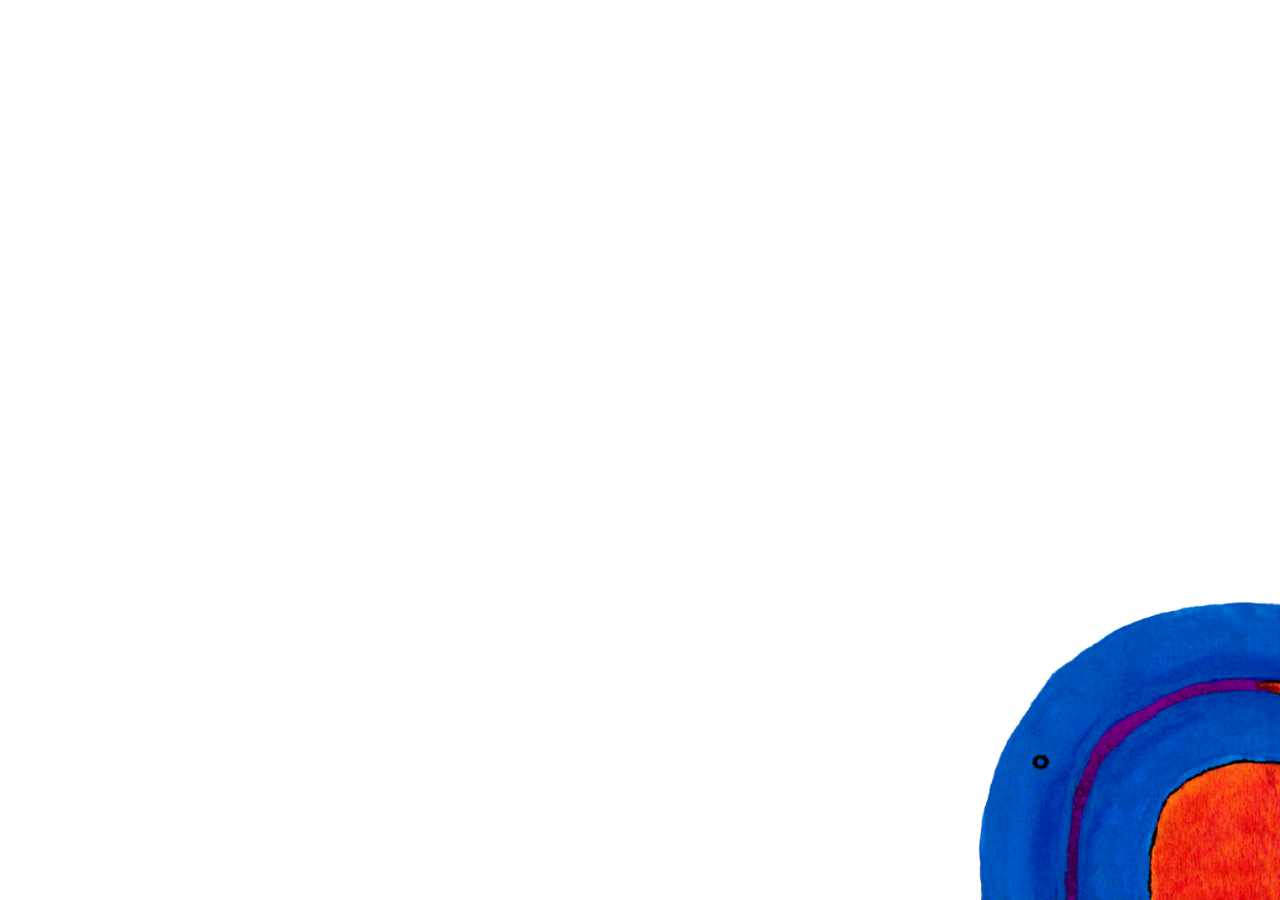
<file: artspace/drawing.html>
<!doctype html>
<html>
	<head>
		<link rel='stylesheet' href='java.css'>
		<title>shapey shapes</title>
		<script src="https://ajax.googleapis.com/ajax/libs/jquery/3.4.1/jquery.min.js"></script>
		<script type="text/javascript" src="java.js"></script>
	</head>

	<body>
	
		<img id='quarter-circle' src="quarter-circle.png">

	</body>
</file>
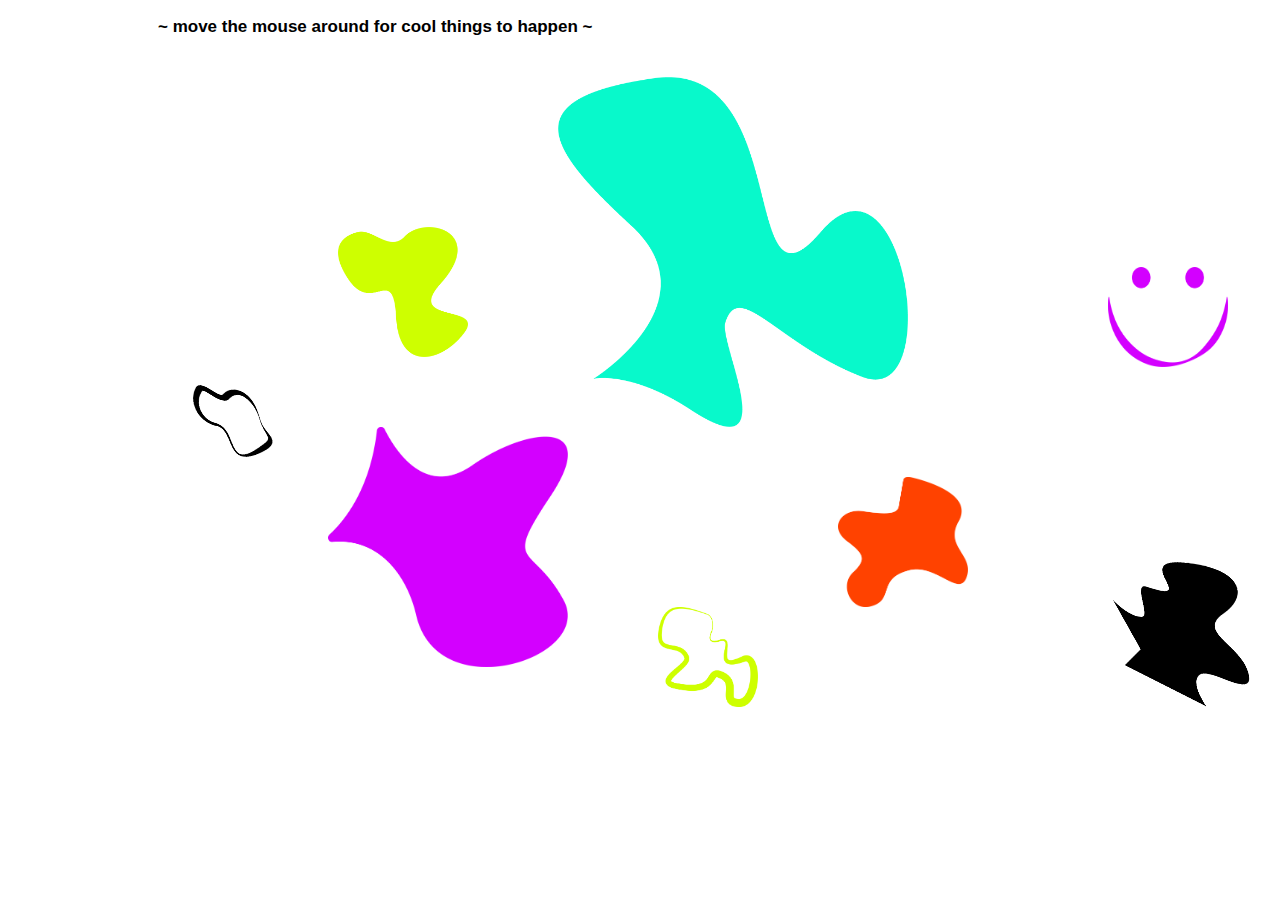
<file: java/java.html>
<!doctype html>
<html>
	<head>
		<link rel='stylesheet' href='java.css'>
		 <title>blob things</title>
		 <script src="https://ajax.googleapis.com/ajax/libs/jquery/3.4.1/jquery.min.js"></script>
		 <script type="text/javascript" src="java.js"></script>
	</head>

	<body>
	<h3> ~ move the mouse around for cool things to happen ~ </h3>
	<img id='purple' src="smile.png" data-src="smile.png" data-hover="sad-face.png" alt="" class="image-container">
	<img id='pink' src="blob-1.png" data-src="blob-1.png" data-hover="blob1-1.png" alt="" class="image-container">	
	<img id='limegreen' src="blob-5.png" data-src="blob-5.png" data-hover="blob5-1.png" alt="" class="image-container">	
	<img id='black' class=skewable src="blob-4.png" data-src="blob-4.png" data-hover="blob-4-1.png" alt="" class="image-container">
	<img id='teal' src="blob-2.png" data-src="blob-2.png" data-hover="blob-2-2.png" alt="" class="image-container">	
	<img id='red' class=skewable src="circle-1.png">
	<img id='green' src="blob-3.png">
	<img id='orange' src="blob-6.png">

		
	</body>
</file>
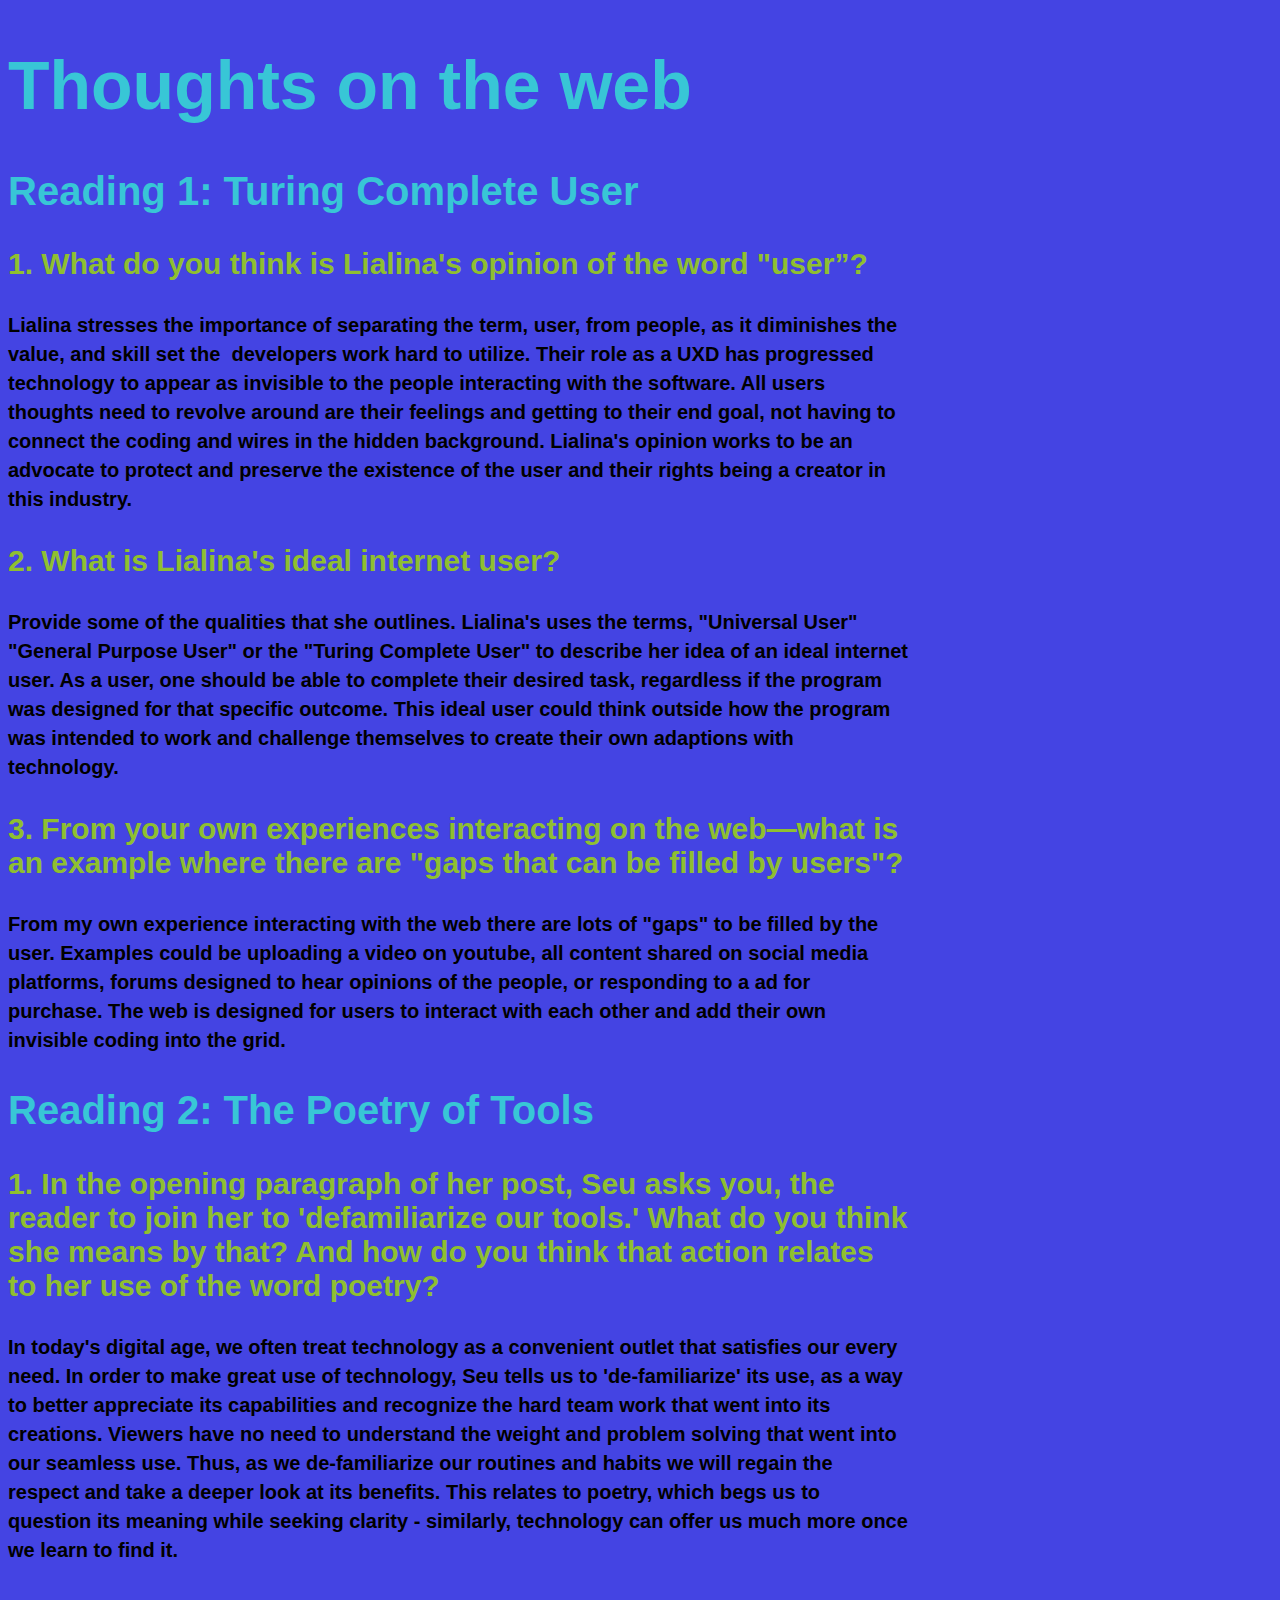
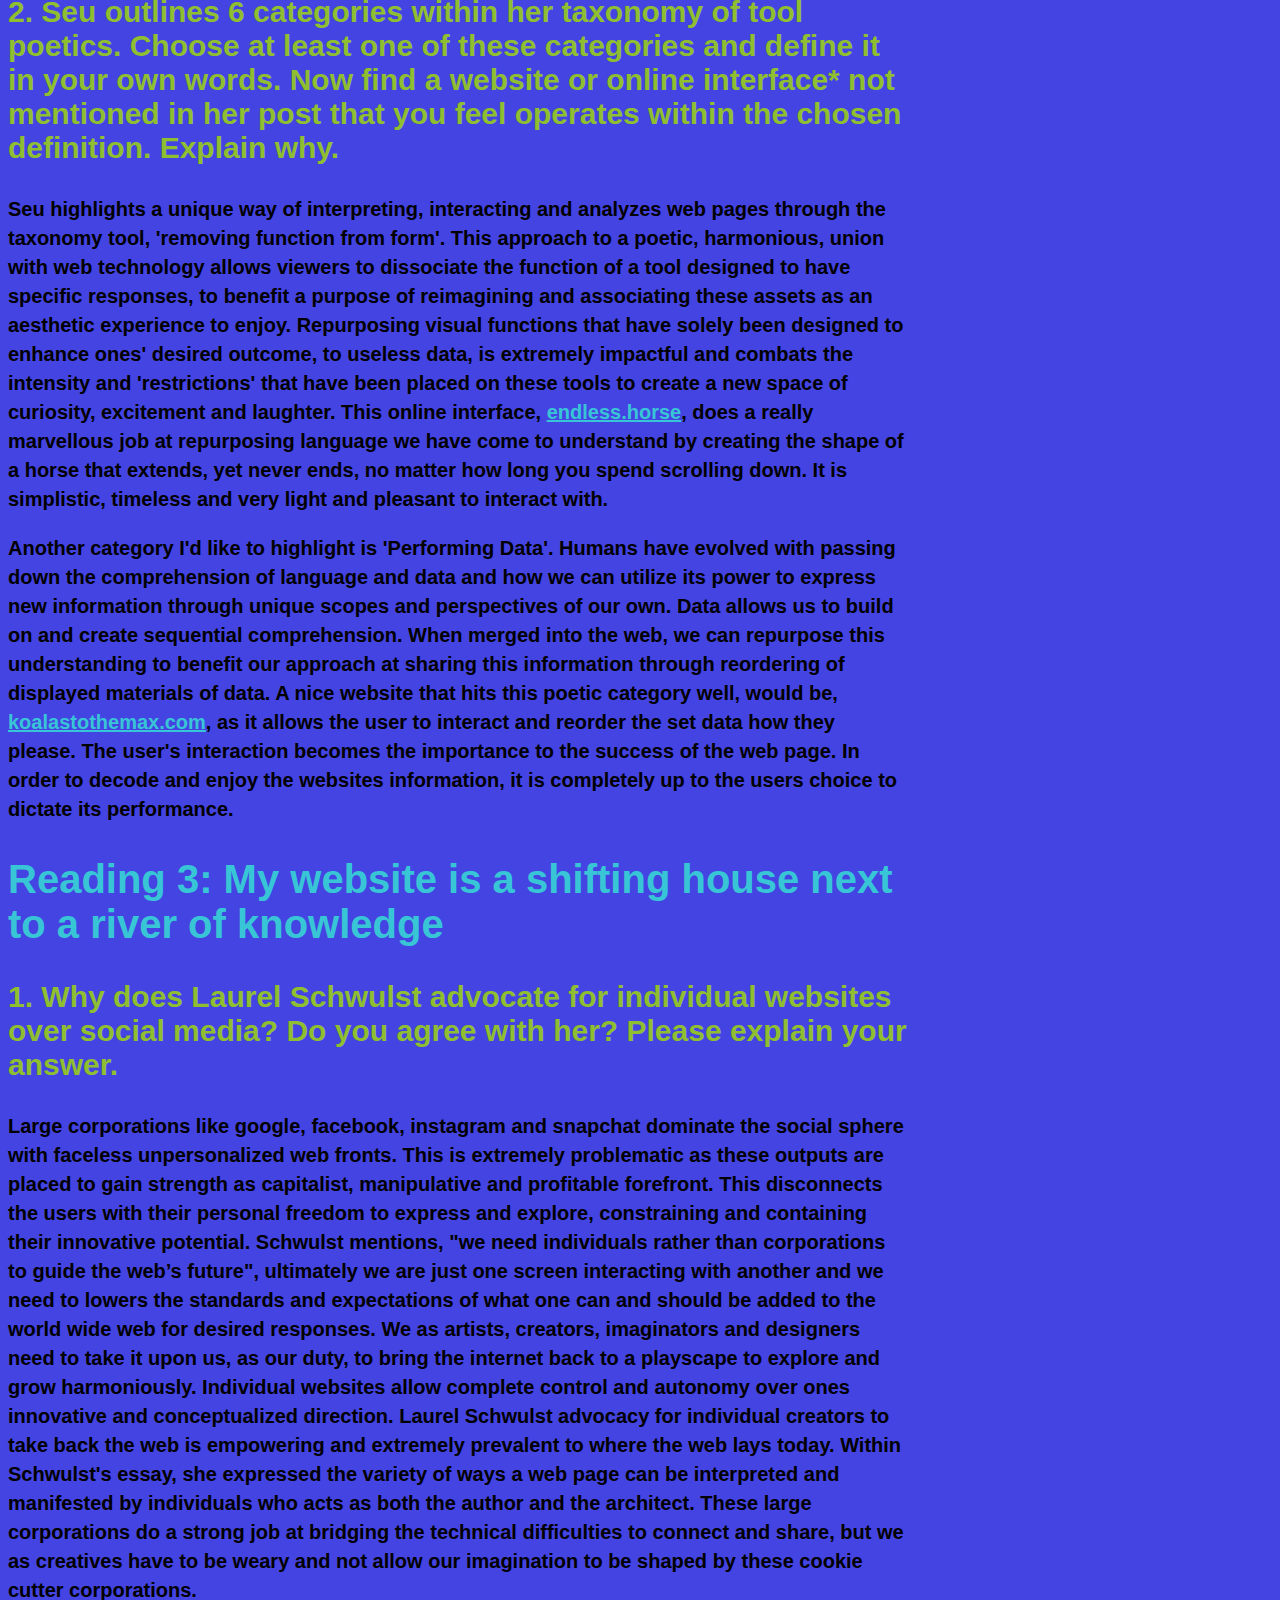
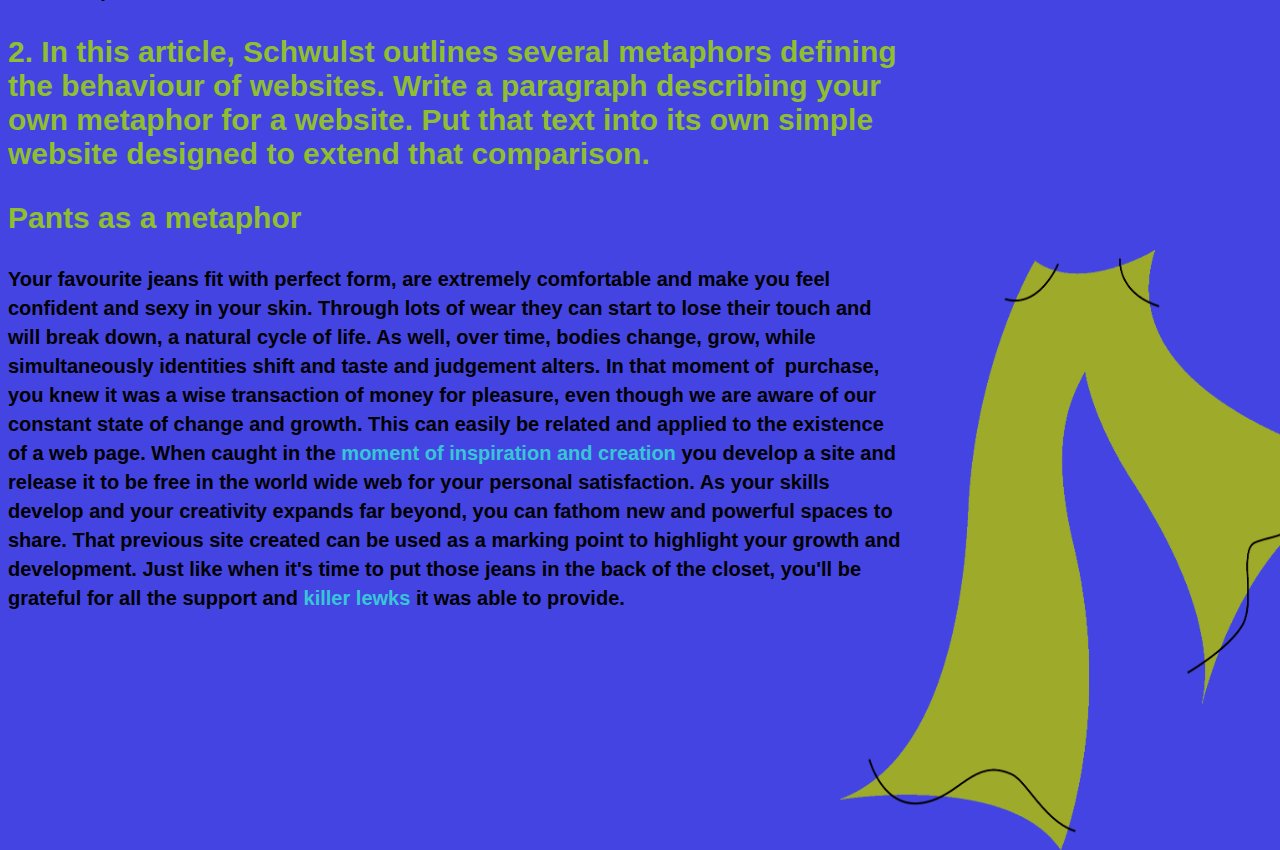
<file: pants/thoughts.html>
<!doctype html>
<html>
	<head>
		<link rel='stylesheet' href='colourful.css'>
		<script src="https://ajax.googleapis.com/ajax/libs/jquery/3.4.1/jquery.min.js"></script>
		<script type="text/javascript" src="java.js"></script>
	</head>
	<body>
	<div class="wrapper">
	<h1>Thoughts on the web</h1>
	<h2>Reading 1: Turing Complete User</h2>
	<h3>1. What do you think is Lialina's opinion of the word "user”?</h3>
		<p>Lialina stresses the importance of separating the term, user, from people, as it diminishes the value, and skill set the  developers work hard to utilize. Their role as a UXD has progressed technology to appear as invisible to the people interacting with the software. All users thoughts need to revolve around are their feelings and getting to their end goal, not having to connect the coding and wires in the hidden background. Lialina's opinion works to be an advocate to protect and preserve the existence of the user and their rights being a creator in this industry.</p>
	<h3>2. What is Lialina's ideal internet user?</h3>
		<p>Provide some of the qualities that she outlines. Lialina's uses the terms, "Universal User" "General Purpose User" or the "Turing Complete User" to describe her idea of an ideal internet user. As a user, one should be able to complete their desired task, regardless if the program was designed for that specific outcome. This ideal user could think outside how the program was intended to work and challenge themselves to create their own adaptions with technology.</p>
	<h3>3. From your own experiences interacting on the web—what is an example where there are "gaps that can be filled by users"?</h3>
		<p>From my own experience interacting with the web there are lots of "gaps" to be filled by the user. Examples could be uploading a video on youtube, all content shared on social media platforms, forums designed to hear opinions of the people, or responding to a ad for purchase. The web is designed for users to interact with each other and add their own invisible coding into the grid. </p>
	<h2>Reading 2: The Poetry of Tools</h2>
	<h3>1. In the opening paragraph of her post, Seu asks you, the reader to join her to 'defamiliarize our tools.' What do you think she means by that? And how do you think that action relates to her use of the word poetry?</h3>
		<p>In today's digital age, we often treat technology as a convenient outlet that satisfies our every need. In order to make great use of technology,  Seu tells us to 'de-familiarize' its use, as a way to better appreciate its capabilities and recognize the hard team work that went into its creations. Viewers have no need to understand the weight and problem solving that went into our seamless use. Thus, as we de-familiarize our routines and habits we will regain the respect and take a deeper look at its benefits. This relates to poetry, which begs us to question its meaning while seeking clarity - similarly, technology can offer us much more once we learn to find it. </p>
	<h3>2. Seu outlines 6 categories within her taxonomy of tool poetics. Choose at least one of these categories and define it in your own words. Now find a website or online interface* not mentioned in her post that you feel operates within the chosen definition. Explain why.</h3>
		<p>Seu highlights a unique way of interpreting, interacting and analyzes web pages through the taxonomy tool, 'removing function from form'. This approach to a poetic, harmonious, union with web technology allows viewers to dissociate the function of a tool designed to have specific responses, to benefit a purpose of reimagining and associating these assets as an aesthetic experience to enjoy. Repurposing visual functions that have solely been designed to  enhance ones' desired outcome, to useless data, is extremely impactful and combats the intensity and 'restrictions' that have been placed on these tools to create a new space of curiosity, excitement and laughter. This online interface, <a href='http://endless.horse/'>endless.horse</a>, does a really marvellous job at repurposing language we have come to understand by creating the shape of a horse that extends, yet never ends, no matter how long you spend scrolling down. It is simplistic, timeless and very light and pleasant to interact with.</p>
		<p>Another category I'd like to highlight is 'Performing Data'. Humans have evolved with passing down the comprehension of language and data and how we can utilize its power to express new information through unique scopes and perspectives of our own. Data allows us to build on and create sequential comprehension. When merged into the web, we can repurpose this understanding to benefit our approach at sharing this information through reordering of displayed materials of data. A nice website that hits this poetic category well, would be, <a href='http://www.koalastothemax.com/'>koalastothemax.com</a>,  as it allows the user to interact and reorder the set data how they please. The user's interaction becomes the importance to the success of the web page. In order to decode and enjoy the websites information, it is completely up to the users choice to dictate its performance.</p>
	<h2>Reading 3: My website is a shifting house next to a river of knowledge</h2>
	<h3>1. Why does Laurel Schwulst advocate for individual websites over social media? Do you agree with her? Please explain your answer.</h3>
		<p>Large corporations like google, facebook, instagram and snapchat dominate the social sphere with faceless unpersonalized web fronts. This is extremely problematic as these outputs are placed to gain strength as capitalist, manipulative and profitable forefront. This disconnects the users with their personal freedom to express and explore, constraining and containing their innovative potential. Schwulst mentions, "we need individuals rather than corporations to guide the web’s future", ultimately we are just one screen interacting with another and we need to lowers the standards and expectations of what one can and should be added to the world wide web for desired responses. We as artists, creators, imaginators and designers need to take it upon us, as our duty, to bring the internet back to a playscape to explore and grow harmoniously. Individual websites allow complete control and autonomy over ones innovative and conceptualized direction. Laurel Schwulst advocacy for individual creators to take back the web is empowering and extremely prevalent to where the web lays today. Within Schwulst's essay, she expressed the variety of ways a web page can be interpreted and manifested by individuals who acts as both the author and the architect. These large corporations do a strong job at bridging the technical difficulties to connect and share, but we as creatives have to be weary and not allow our imagination to be shaped by these cookie cutter corporations.</p>
	<h3>2. In this article, Schwulst outlines several metaphors defining the behaviour of websites. Write a paragraph describing your own metaphor for a website. Put that text into its own simple website designed to extend that comparison.</h3>	
		<h3> Pants as a metaphor </h3>
		<p> Your favourite jeans fit with perfect form, are extremely comfortable and make you feel confident and sexy in your skin. Through lots of wear they can start to lose their touch and will break down, a natural cycle of life. As well, over time, bodies change, grow, while simultaneously identities shift and taste and judgement alters. In that moment of  purchase, you knew it was a wise transaction of money for pleasure, even though we are aware of our constant state of change and growth. This can easily be related and applied to the existence of a web page. When caught in the <span class='blue'> moment of inspiration and creation </span>you develop a site and release it to be free in the world wide web for your personal satisfaction. As your skills develop and your creativity expands far beyond, you can fathom new and powerful spaces to share. That previous site created can be used as a marking point to highlight your growth and development. Just like when it's time to put those jeans in the back of the closet, you'll be grateful for all the support and <span class='blue'>killer lewks </span>it was able to provide. 
		</p>
		</div>

		<img id='green-pants' src="green-pants.png" data-src="green-pants.png" data-hover="blue-pants.png" alt="" class="image-container">
	</body>
</html>
</file>
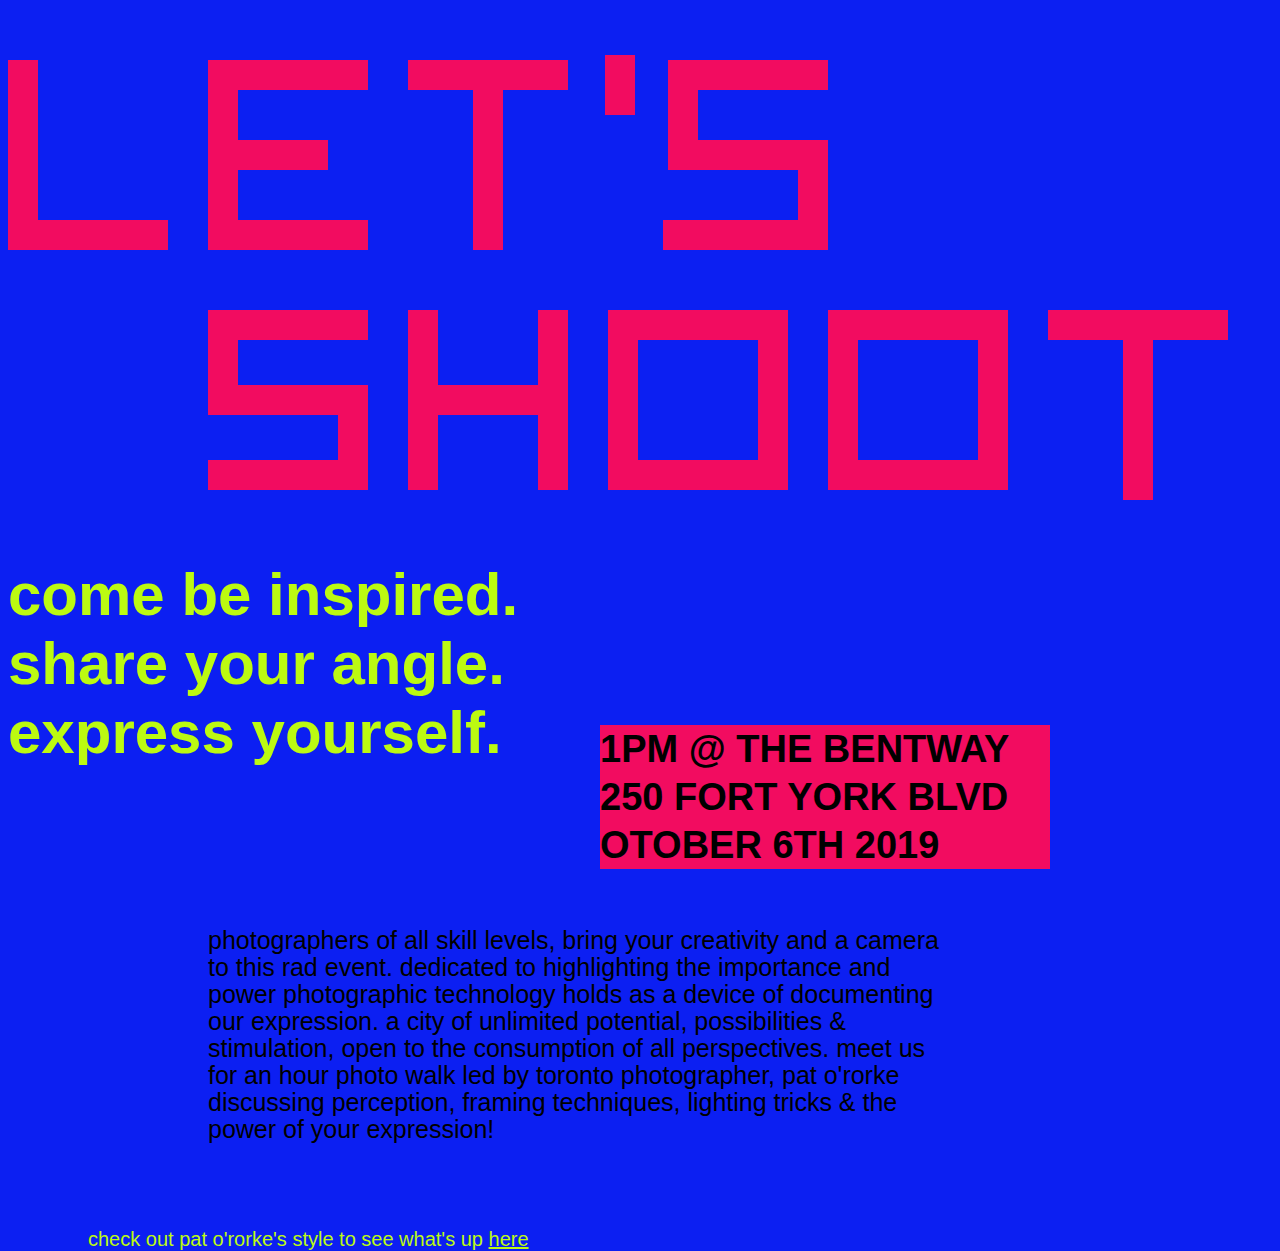
<file: poster/web-poster.html>
<!doctype html>
<html>
	<head>
		<link rel='stylesheet' href='poster-style-sheet.css'>
		 <title>let's shoot</title>
	</head>

<body>
	<div class='headline'>
	<div id='L'>
		<div id='l-left-side'></div>
		<div id='l-bottom'></div>
		</div>

<div id='E'>
			<div id='e-left-side'></div>
			<div id='e-top'></div>
			<div id='e-bottom'></div>
			<div id='e-crossbar'></div>
		</div>

<div id='T'>
			<div id='t-top'></div>
			<div id='t-left-side'></div>
		</div>

<div id='apostrophe'></div>

<div id='S'>
			<div id='s-left-side'></div>
			<div id='s-top'></div>
			<div id='s-bottom'></div>
			<div id='s-right-side'></div>
			<div id='s-crossbar'></div>
		</div>

<div id='SS'>
			<div id='ss-left-side'></div>
			<div id='ss-top'></div>
			<div id='ss-bottom'></div>
			<div id='ss-right-side'></div>
			<div id='ss-crossbar'></div>
		</div>

<div id='H'>
			<div id='h-left-side'></div>
			<div id='h-right-side'></div>
			<div id='h-crossbar'></div>
		</div>

<div id='O'>
			<div id='O-leftside'></div>	
			<div id='O-rightside'></div>
			<div id='O-top'></div>	
			<div id='O-bottom'></div>	

		</div>

<div id='OO'>
			<div id='OO-leftside'></div>	
			<div id='OO-rightside'></div>
			<div id='OO-top'></div>	
			<div id='OO-bottom'></div>	

		</div>

<div id='TT'>
			<div id='tt-top'></div>
			<div id='tt-left-side'></div>
		</div>
	</div>

<h3> COME BE INSPIRED.

SHARE YOUR ANGLE.

EXPRESS YOURSELF. </h3>

	<p> Photographers of all skill levels, bring your creativity and a camera to this rad event. Dedicated to highlighting the importance and power photographic technology holds as a device of documenting our expression. A city of unlimited potential, possibilities & stimulation, open to the consumption of all perspectives. Meet us for an hour photo walk led by Toronto photographer, Pat O'Rorke discussing perception, framing techniques, lighting tricks & the power of your expression!
	</p>

<h1> 1PM @ The Bentway 
	250 Fort York Blvd 
	Otober 6th 2019 </h3>

<div class='click'> check out Pat O'Rorke's style to see what's up <a href='https://www.instagram.com/chilligansisland/'>here</a></div>
	</body>



</html>
</file>
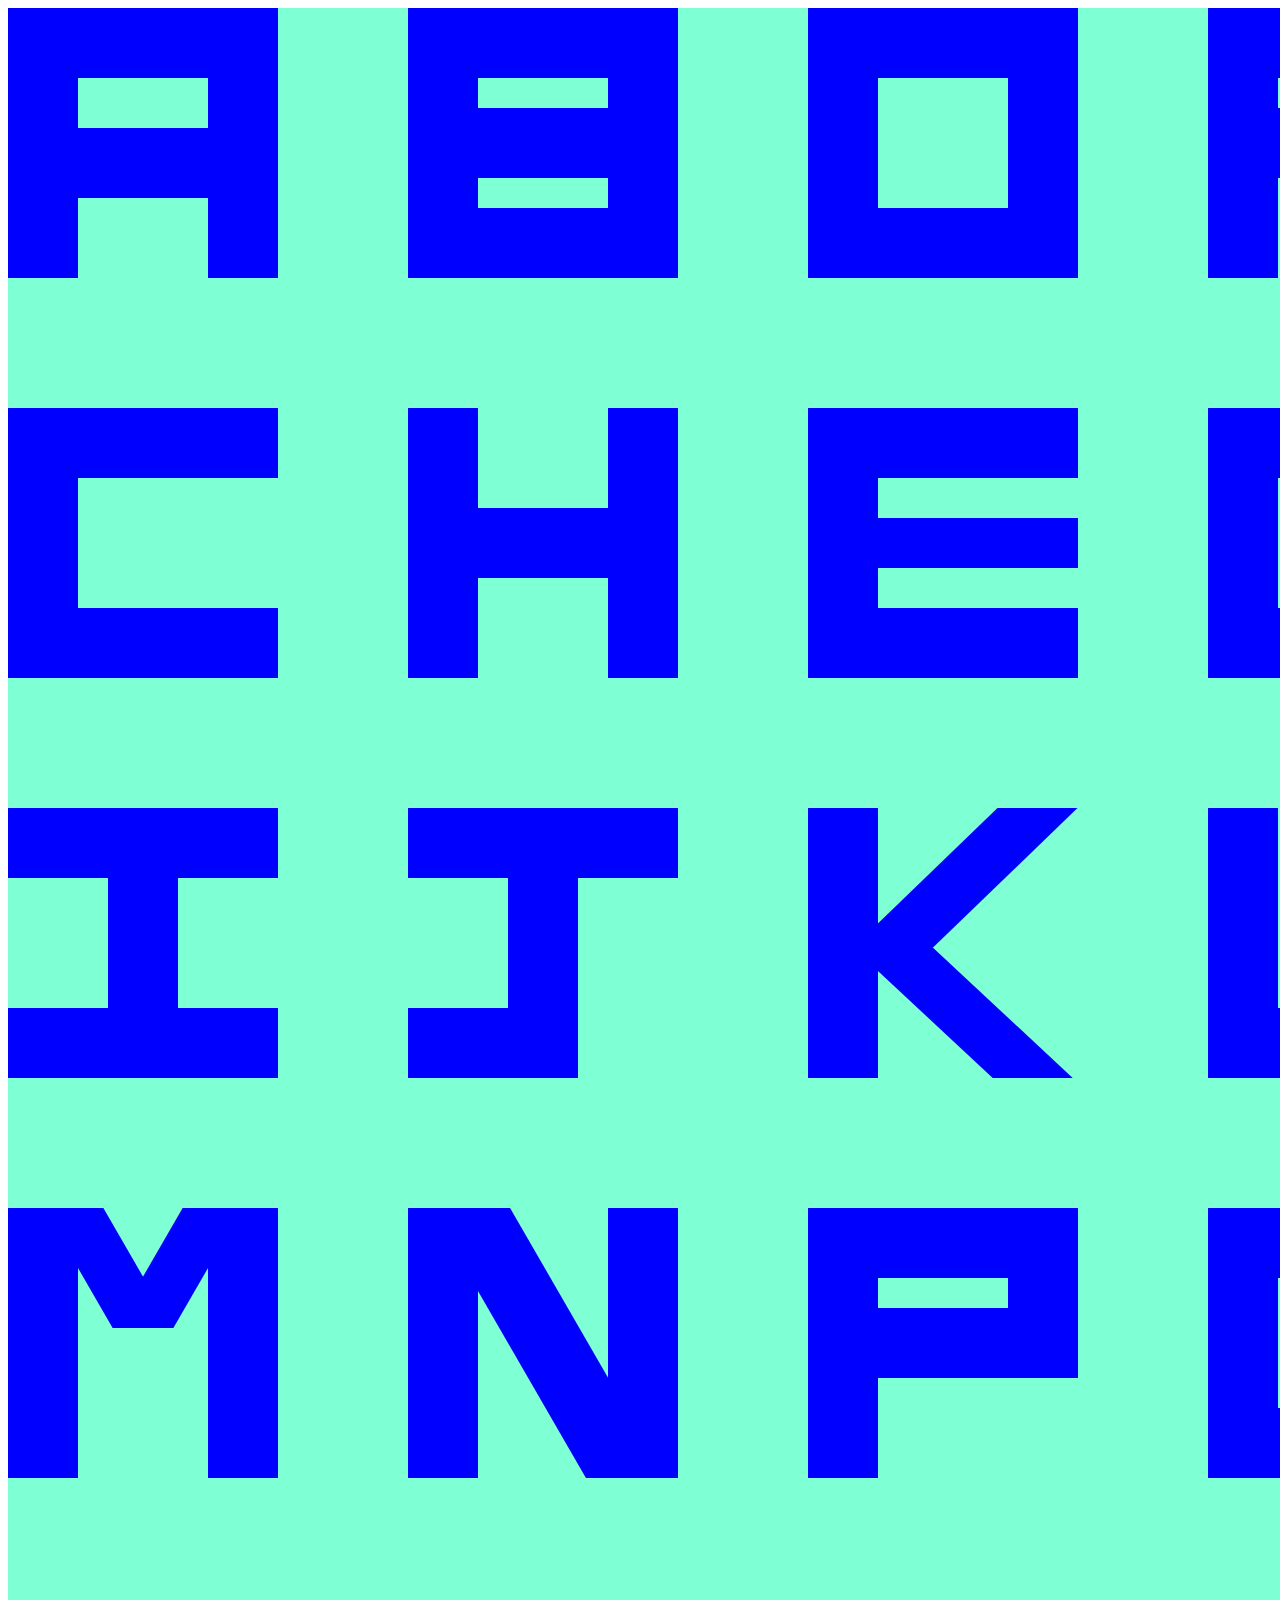
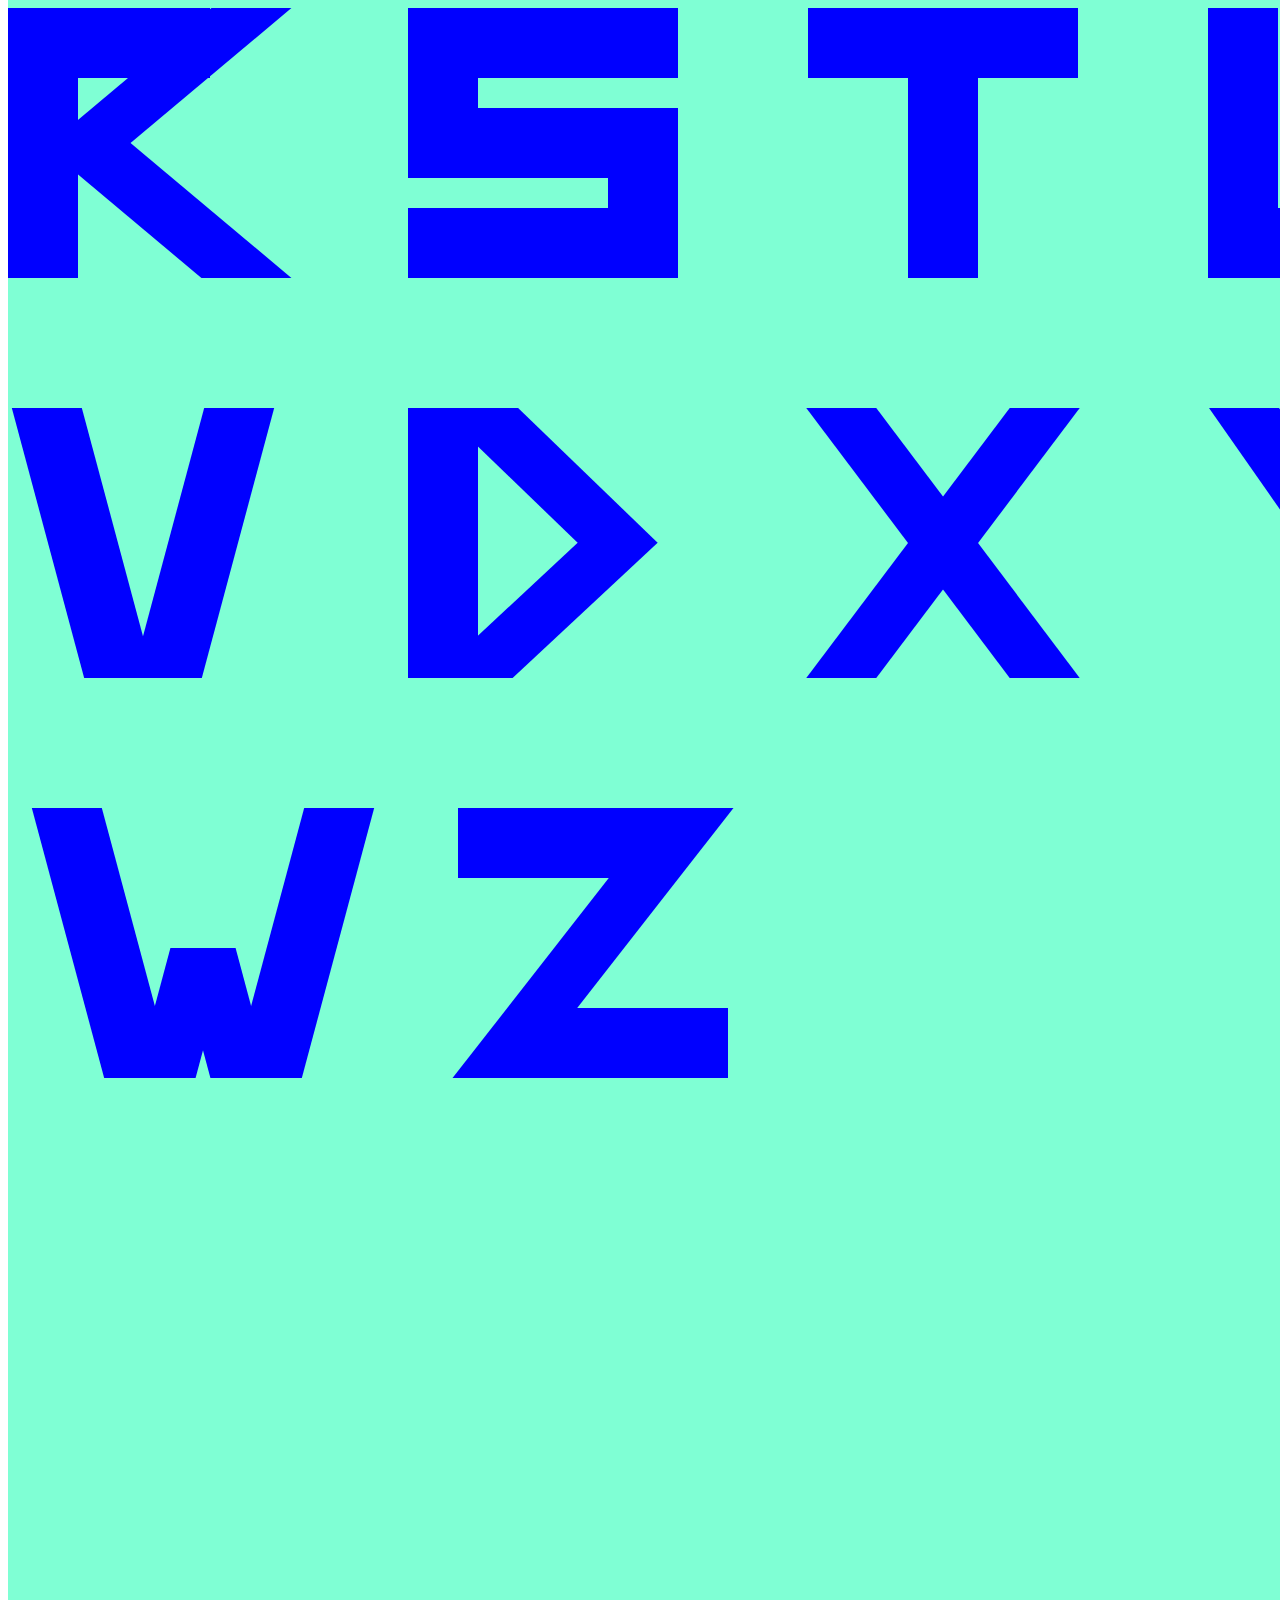
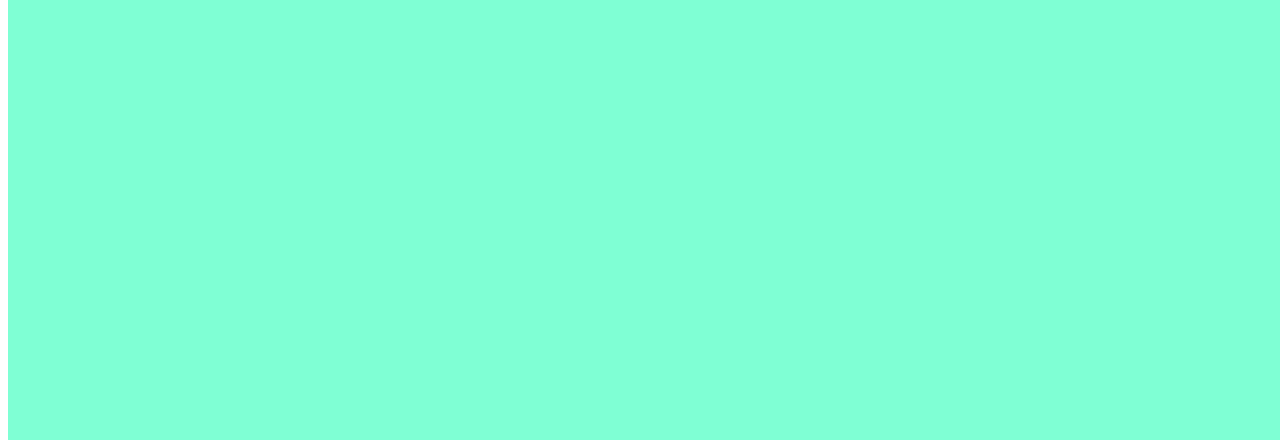
<file: typeface/letters.html>
<!DOCTYPE html>
<html lang="">
    <head>
        <title>abc</title>
        <title>The Alphabet</title>
        <link rel="stylesheet" type="text/css" href="letter-style.css">
    </head>

    <body>
	
 <div class="background"></div>
 <div class="block"></div>

 <div id=#moon></div>

<div id='A'>
			<div id='a-left-side'></div>
			<div id='a-top'></div>
			<div id='a-right-side'></div>
			<div id='a-crossbar'></div>
		</div>

	<div id='B'>
			<div id='b-left-side'></div>
			<div id='b-top'></div>
			<div id='b-bottom'></div>
			<div id='b-right-side'></div>
			<div id='b-crossbar'></div>
		</div>

	<div id='C'>
			<div id='c-left-side'></div>
			<div id='c-top'></div>
			<div id='c-bottom'></div>
		</div>

		<div id='O'>
			<div id='O-leftside'></div>	
			<div id='O-rightside'></div>
			<div id='O-top'></div>	
			<div id='O-bottom'></div>	

		</div>

		<div id='E'>
			<div id='e-left-side'></div>
			<div id='e-top'></div>
			<div id='e-bottom'></div>
			<div id='e-crossbar'></div>
		</div>

		<div id='F'>
			<div id='f-left-side'></div>
			<div id='f-top'></div>
			<div id='f-crossbar'></div>
		</div>

		<div id='G'>
			<div id='g-left-side'></div>
			<div id='g-top'></div>
			<div id='g-bottom'></div>
			<div id='g-right-side'></div>
			<div id='g-crossbar'></div>
		</div>


		<div id='H'>
			<div id='h-left-side'></div>
			<div id='h-right-side'></div>
			<div id='h-crossbar'></div>
		</div>

		<div id='I'>
			<div id='i-left-side'></div>
			<div id='i-top'></div>
			<div id='i-bottom'></div>
		</div>

		<div id='J'>
			<div id='j-left-side'></div>
			<div id='j-top'></div>
			<div id='j-bottom'></div>
			<div id='j-right-side'></div>
			<div id='j-crossbar'></div>
		</div>

		<div id='K'>
			<div id='k-left-side'></div>
			<div id='k-diagonal-up'></div>
			<div id='k-diagonal-down'></div>
		</div>
		
		<div id='L'>
			<div id='l-left-side'></div>
			<div id='l-bottom'></div>
		</div>

		<div id='M'>
			<div id='m-left-side'></div>
			<div id='m-diagonal-left'></div>
			<div id='m-right-side'></div>
			<div id='m-diagonal-right'></div>
		</div>

		<div id='N'>
			<div id='n-left-side'></div>
			<div id='n-right-side'></div>
			<div id='n-diagonal-down'></div>
		</div>

		<div id='P'>
			<div id='p-leftside'></div>	
			<div id='p-rightside'></div>
			<div id='p-top'></div>	
			<div id='p-cross'></div>	
		</div>

		<div id='Q'>
			<div id='q-left-side'></div>
			<div id='q-top'></div>
			<div id='q-bottom'></div>
			<div id='q-right-side'></div>
			<div id='q-crossbar'></div>
		</div>

		<div id='R'>
			<div id='r-left-side'></div>
			<div id='r-top'></div>
			<div id='r-diagonal-up'></div>
			<div id='r-diagonal-down'></div>
		</div>

			<div id='S'>
			<div id='s-left-side'></div>
			<div id='s-top'></div>
			<div id='s-bottom'></div>
			<div id='s-right-side'></div>
			<div id='s-crossbar'></div>
		</div>

		<div id='T'>
			<div id='t-top'></div>
			<div id='t-left-side'></div>
		</div>

		<div id='U'>
			<div id='u-left-side'></div>
			<div id='u-bottom'></div>
			<div id='u-right-side'></div>
		</div>

		<div id='V'>
			<div id='v-left-side'></div>
			<div id='v-right-side'></div>
		<div/>

		<div id='D'>
			<div id='d-left-side'></div>
			<div id='d-diagonal-up'></div>
			<div id='d-diagonal-down'></div>
		</div>

		<div id='X'>
			<div id='x-left-side'></div>
			<div id='x-right-side'></div>
		<div/>

		<div id='Y'>
			<div id='y-left-side'></div>
			<div id='y-right-side'></div>
			<div id='y-stem'></div>
		<div/>

		<div id='V'>
			<div id='w-left-side'></div>
			<div id='w-right-side'></div>
			<div id='w-right-side-middle'></div>
			<div id='w-left-side-middle'></div>
		<div/>

		<div id='Z'>
			<div id='z-top'></div>
			<div id='z-bottom'></div>
			<div id='z-crossbar'></div>
		<div/>
	</body>
</html>
</file>
<file: artspace/java.css>
* {
	cursor:url("cursor.png"),auto;
}

html, body{
	height:100vh;
	padding:0;
	margin: 0;
}

body {
	box-sizing: border-box;

}

body.open img:not(#quarter-circle) {
	display:none;

}

body.open #quarter-circle{
	height:50vw;
}

#cursor{
	position:absolute;
	height:07vh;
	width:04vw;
	z-index:1000;
	pointer-events: none;

}

#purple-swig{
	position: absolute;
	height:30vh;
	width:13vw;
	top:0vh;
	left:87vw;
}

#blue-lines{
	position: absolute;
	height:16vh;
	width:11vw;
	top:16vh;
	left:80vw;
	transform-origin: 120% 50%;
}

#blue-lines:hover{
	transform: rotate(-15deg);
	transition:100ms;
}

#blue-space{
	position: absolute;
	height:42vh;
	width:12vw;
	top:58vh;
	left:03vw;
}

#blue-shape{
	position: absolute;
	height:22vh;
	width:08vw;
	top:71vh;
	left:02vw;
	z-index:10;
}

#orange-shape{
	position: absolute;
	height:22vh;
	width:08vw;
	top:71vh;
	left:02vw;
	z-index:10;
}
#quarter-circle{
	position: absolute;
	height:35vh;
	bottom:0;
	right:0;
	transition:500ms ease-out;
	cursor: pointer;
}

body:not(.open) #quarter-circle:hover{
	height: 38vh;
}

#details{
	position: absolute;
	height:25vh;
	top:53vh;
	left:13vw;
}

#green{
	position: absolute;
	transform:rotate(24deg);
	transition:500ms
	height:45vh;
	width:46vw;
	top:10vh;
	left:0vw;
}

#orange-sun{
	position: absolute;
	height:23vh;
	width:11vw;
	top:11vh;
	left:56vw;
	z-index: 100
}
#orange-sun:hover {
	animation: rotate 1s infinite linear;
}

#green-line{
	position: absolute;
	height:50vh;
	width:22vw;
	top:0vh;
	left:48vw;

}

#purple-half{
	position: absolute;
	height:32vh;
	width:16vw;
	top:35vh;
	left:68vw;

}

#purple-half:hover {
	animation: rotate 3s, -32deg;
}

#purple-rectangle{
	position: absolute;
	transform:rotate(05deg);
	height:41vh;
	width:25vw;
	top:18vh;
	left:30vw;

}

#weird-sun{
	position: absolute;
	height:55vh;
	width:25vw;
	top:45vh;
	left:40vw;

}

#blue-fan{
	position: absolute;
	height:11vh;
	top:06vh;
	left:40vw;
	transition:100ms;
}

#blue-fan:hover{
	height: 12vh;

}

#green-sloosh{
	position: absolute;
	width:200px;
	top:69vh;
	left:55vw;
	z-index:10;
	transition:500ms;

}

#green-sloosh:hover {
	transform: rotate(-360deg);
}

.skewable{
	transition:500ms;
}

}
.twist{
	transition:500ms;
}


@keyframes rotate {
	from {
		transform: rotate(0)
	}
	to {
		transform: rotate(360deg);
	}
}
</file>
<file: java/java.css>
body{
	position: relative;
}

h3{
	position:relative;
	font-family: Helvetica, Arial, sans-serif;
	text-transform: lowercase;
	width: 1000px;
	font-size: 17px;
	color: black
	top:20px;
	left:150px;
}

#pink{
	position:absolute;
	height:240px;
	width:240px;
	top:410px;
	left:320px;
}

#teal{
	position:absolute;
	height:350px;
	width:350px;
	top:60px;
	left:550px;
  
}

#red{
	position:absolute;
	height:70px;
	width:70px;
	top:370px;
	left:190px;
}

#green{
	position:absolute;
	height:100px;
	width:100px;
	top:590px;
	left:650px;
}

#black{
	position:absolute;
	height:150px;
	width:150px;
	top:540px;
	left:1100px;
}

#purple{
	position:absolute;
	height:100px;
	width:120px;
	top:250px;
	left:1100px;
}

#limegreen{
	position:absolute;
	height:130px;
	width:130px;
	top:210px;
	left:330px;
}

#orange{
	position:absolute;
	height:130px;
	width:130px;
	top:460px;
	left:830px;
}

.skewable{
	transform:skew(20deg, 10deg);
	transition:500ms;
}
</file>
<file: pants/colourful.css>
.wrapper {
	max-width: 800px;
}

h1 {
	left:77px;
	color:rgb(56, 198, 214);
	font-size:68px;
	font-family: sans-serif;

}

h2 {
   color:rgb(56, 198, 214);
   font-size:40px;
   font-family: sans-serif;
   width: 900px;

}

h3{
font-family: Helvetica, Arial, sans-serif;
width: 900px;
font-size: 30px;
color: rgb(143, 191, 48);

}
	p{
	width: 900px;
	font-family: Helvetica, Arial, sans-serif;
	font-size: 20px;
	line-height: 29px;
	font-style:bold;
	font-weight: bold;
	text-transform: ;
	text-align: ;
}

.bold {
	font-weight: bold;
}

.blue {
	color:rgb(56, 198, 214);
}

#green-pants {
	position:absolute;
	height:600px;
	width:600px;
	top:3450px;
	left:840px
}

body{
	background: rgb(68, 68, 227);
}

a{
	color:rgb(56, 198, 214);
}
</file>
<file: poster/poster-style-sheet.css>
body{
	background: rgb(12, 31, 242);
}


#L{
	position:relative;
}

#l-left-side {
	height:180px;
	width:30px;
	background:rgb(242, 12, 96);
	top:0px;
	left:0px;
	position:absolute;
	}

#l-bottom{
	height:30px;
	width:160px;
	background:rgb(242, 12, 96);
	position:absolute;
	top:160px;
	left:0px;
}

#E{
	position:relative;
}
#e-top{
	height:30px;
	width:160px;
	background:rgb(242, 12, 96);
	position:absolute;
	top:0px;
	left:200px;
}

#e-bottom{
	height:30px;
	width:160px;
	background:rgb(242, 12, 96);
	position:absolute;
	top:160px;
	left:200px;
}

#e-left-side{
	position:absolute;
	height:160px;
	width:30px;
	background:rgb(242, 12, 96);
	top:0px;
	left:200px;

}

#e-crossbar {
	height:30px;
	width:120px;
	background:rgb(242, 12, 96);
	position:absolute;
	top:80px;
	left:200px;
}

#T{
	position:relative;
}

	#t-left-side {
		height:190px;
		width:30px;
		background:rgb(242, 12, 96);
		top:0px;
		left:465px;
		position:absolute;
	}

#t-top{
	height:30px;
	width:160px;
	background:rgb(242, 12, 96);
	position:absolute;
	top:0px;
	left:400px;
}

#apostrophe{
	height:60px;
	width:30px;
	background:rgb(242, 12, 96);
	top:55px;
	left:605px;
	position:absolute;
	}

#S{
	position:relative;
}

	#s-left-side {
		height:80px;
		width:30px;
		background:rgb(242, 12, 96);
		top:0px;
		left:660px;
		position:absolute;
	}

#s-top{
	height:30px;
	width:160px;
	background:rgb(242, 12, 96);
	position:absolute;
	top:0px;
	left:660px;
}

#s-bottom{
	height:30px;
	width:160px;
	background:rgb(242, 12, 96);
	position:absolute;
	top:160px;
	left:655px;
}

#s-right-side{
	position:absolute;
	height:110px;
	width:30px;
	background:rgb(242, 12, 96);
	top:80px;
	left:790px;

}

#s-crossbar {
	height:30px;
	width:160px;
	background:rgb(242, 12, 96);
	position:absolute;
	top:80px;
	left:660px;
}

#SS{
	position:relative;
}

	#ss-left-side {
		height:80px;
		width:30px;
		background:rgb(242, 12, 96);
		top:250px;
		left:200px;
		position:absolute;
	}

#ss-top{
	height:30px;
	width:160px;
	background:rgb(242, 12, 96);
	position:absolute;
	top:250px;
	left:200px;
}

#ss-bottom{
	height:30px;
	width:160px;
	background:rgb(242, 12, 96);
	position:absolute;
	top:400px;
	left:200px;
}

#ss-right-side{
	position:absolute;
	height:90px;
	width:30px;
	background:rgb(242, 12, 96);
	top:340px;
	left:330px;

}

#ss-crossbar {
	height:30px;
	width:160px;
	background:rgb(242, 12, 96);
	position:absolute;
	top:325px;
	left:200px;
}

#H{
	position:relative;
}

	#h-left-side {
		height:180px;
		width:30px;
		background:rgb(242, 12, 96);
		top:250px;
		left:400px;
		position:absolute;
	}

#h-right-side{
	position:absolute;
	height:180px;
	width:30px;
	background:rgb(242, 12, 96);
	top:250px;
	left:530px;

}

#h-crossbar {
	height:30px;
	width:160px;
	background:rgb(242, 12, 96);
	position:absolute;
	top:325px;
	left:400px;
}

#O {
	position:relative;
}

#O-leftside {
	height:160px;
		width:30px;
		background:rgb(242, 12, 96);
		top:250px;
		left:600px;
		position:absolute;
}

#O-rightside {
	height:180px;
		width:30px;
		background:rgb(242, 12, 96);
		top:250px;
		left:750px;
		position:absolute;
}

#O-top {
	height:30px;
		width:160px;
		background:rgb(242, 12, 96);
		top:250px;
		left:600px;
		position:absolute;
}

#O-bottom {
	height:30px;
		width:160px;
		background:rgb(242, 12, 96);
		top:400px;
		left:600px;
		position:absolute;
}

#OO {
	position:relative;
}

#OO-leftside {
	height:160px;
		width:30px;
		background:rgb(242, 12, 96);
		top:250px;
		left:820px;
		position:absolute;
}

#OO-rightside {
	height:180px;
		width:30px;
		background:rgb(242, 12, 96);
		top:250px;
		left:970px;
		position:absolute;
}

#OO-top {
	height:30px;
		width:160px;
		background:rgb(242, 12, 96);
		top:250px;
		left:820px;
		position:absolute;
}

#OO-bottom {
	height:30px;
		width:160px;
		background:rgb(242, 12, 96);
		top:400px;
		left:820px;
		position:absolute;
}

#TT{
	position:relative;
}

	#tt-left-side {
		height:190px;
		width:30px;
		background:rgb(242, 12, 96);
		top:250px;
		left:1115px;
		position:absolute;
	}

#tt-top{
	height:30px;
	width:180px;
	background:rgb(242, 12, 96);
	position:absolute;
	top:250px;
	left:1040px;
}

h3{
	position:relative;
font-family: Helvetica, Arial, sans-serif;
text-transform: lowercase;
width: 600px;
font-size: 60px;
color: rgb(188, 250, 17);
top:500px;
left:0px;
}

p{
	position:relative;
	width: 750px;
	font-family: Helvetica, Arial, sans-serif;
	font-size: 25px;
	line-height: 27px;
	font-style: bold;
	text-transform: lowercase;
	text-align: left;
	top:600px;
	left:200px;
}

h1{
	position:absolute;
	background:rgb(242, 12, 96);
	width: 450px;
	font-family: Arial, sans-serif;
	font-size: 38px;
	line-height: 48px;
	font-style: bold;
	text-transform: uppercase;
	text-align: left;
	top:700px;
	left:600px;
}

.click{
		position:relative;
font-family: Helvetica, Arial, sans-serif;
text-transform: lowercase;
color: rgb(188, 250, 17);
width: 700px;
font-size: 20px;
top:660px;
left:80px;
}

a {
	color:rgb(188, 250, 17);
}
</file>
<file: typeface/letter-style.css>
.background{
 	position:absolute;
	background:aquamarine;
	height: 400vh;
	width: 150vw;
	padding:1em;
	border:5em;

}

#block{
	position:absolute;
	background: chartreuse;
	height: 400vh;
	width: 100
	padding: 1em;
}


 #moon {
    top:0px;
	left:0px;
      width: 80px;
      height: 80px;
      border-radius: 50%;
      box-shadow: 15px 15px 0 0 blue;
      position:absolute;
    }

#A{
	position:relative;
}

	#a-left-side {
		height:270px;
		width:70px;
		background:blue;
		top:0px;
		left:0px;
		position:absolute;
	}

#a-top{
	height:70px;
	width:200px;
	background:blue;
	position:absolute;
	top:0px;
	left:0px;
}

#a-right-side{
	position:absolute;

	height:270px;
	width:70px;
	background:blue;
	top:0px;
	left:200px;

}

#a-crossbar {
	height:70px;
	width:200px;
	background:blue;
	position:absolute;
	top:120px;
	left:0px;
}

#B{
	position:relative;
}

	#b-left-side {
		height:270px;
		width:70px;
		background:blue;
		top:0px;
		left:400px;
		position:absolute;
	}

#b-top{
	height:70px;
	width:200px;
	background:blue;
	position:absolute;
	top:0px;
	left:400px;
}

#b-bottom{
	height:70px;
	width:200px;
	background:blue;
	position:absolute;
	top:200px;
	left:400px;
}

#b-right-side{
	position:absolute;

	height:270px;
	width:70px;
	background:blue;
	top:0px;
	left:600px;

}

#b-crossbar {
	height:70px;
	width:200px;
	background:blue;
	position:absolute;
	top:100px;
	left:400px;
}

#C{
	position:relative;
}

	#c-left-side {
		height:270px;
		width:70px;
		background:blue;
		top:400px;
		left:0px;
		position:absolute;
	}

#c-top{
	height:70px;
	width:270px;
	background:blue;
	position:absolute;
	top:400px;
	left:0px;
}

#c-bottom{
	height:70px;
	width:270px;
	background:blue;
	position:absolute;
	top:600px;
	left:0px;
}

#D{
	position:relative;
}

#d-left-side {
	height:270px;
	width:70px;
	background:blue;
	top:2000px;
	left:400px;
	position:absolute;
	}

#d-diagonal-up{
      width: 80px;
      height: 135px;
      transform: skew(46deg);
      background:blue;
      position:absolute;
      top:2000px;
      left:500px;
    }


#d-diagonal-down{
   width: 80px;
   height: 135px;
   transform: skew(-47deg);
   background:blue;
   position:absolute;
   top:2135px;
   left:497px;
   }

#E{
	position:relative;
}
#e-top{
	height:70px;
	width:270px;
	background:blue;
	position:absolute;
	top:400px;
	left:800px;
}

#e-bottom{
	height:70px;
	width:270px;
	background:blue;
	position:absolute;
	top:600px;
	left:800px;
}

#e-left-side{
	position:absolute;
	height:270px;
	width:70px;
	background:blue;
	top:400px;
	left:800px;

}

#e-crossbar {
	height:50px;
	width:270px;
	background:blue;
	position:absolute;
	top:510px;
	left:800px;
}

#F{
	position:relative;
}

	#f-left-side {
		height:270px;
		width:70px;
		background:blue;
		top:0px;
		left:1200px;
		position:absolute;
	}

#f-top{
	height:70px;
	width:270px;
	background:blue;
	position:absolute;
	top:0px;
	left:1200px;
}


#f-crossbar {
	height:70px;
	width:270px;
	background:blue;
	position:absolute;
	top:100px;
	left:1200px;
}

#G{
	position:relative;
}

	#g-left-side {
		height:270px;
		width:70px;
		background:blue;
		top:400px;
		left:1200px;
		position:absolute;
	}

#g-top{
	height:70px;
	width:270px;
	background:blue;
	position:absolute;
	top:400px;
	left:1200px;
}

#g-bottom{
	height:70px;
	width:270px;
	background:blue;
	position:absolute;
	top:600px;
	left:1200px;
}

#g-right-side{
	position:absolute;

	height:150px;
	width:70px;
	background:blue;
	top:520px;
	left:1400px;

}

#g-crossbar {
	height:50px;
	width:100px;
	background:blue;
	position:absolute;
	top:520px;
	left:1360px;
}

#H{
	position:relative;
}

	#h-left-side {
		height:270px;
		width:70px;
		background:blue;
		top:400px;
		left:400px;
		position:absolute;
	}

#h-right-side{
	position:absolute;
	height:270px;
	width:70px;
	background:blue;
	top:400px;
	left:600px;

}

#h-crossbar {
	height:70px;
	width:200px;
	background:blue;
	position:absolute;
	top:500px;
	left:400px;
}

#O {
	position:relative;
}

#O-leftside {
	height:200px;
		width:70px;
		background:blue;
		top:0px;
		left:800px;
		position:absolute;
}

#O-rightside {
	height:200px;
		width:70px;
		background:blue;
		top:0px;
		left:1000px;
		position:absolute;
}

#O-top {
	height:70px;
		width:200px;
		background:blue;
		top:0px;
		left:800px;
		position:absolute;
}

#O-bottom {
	height:70px;
		width:270px;
		background:blue;
		top:200px;
		left:800px;
		position:absolute;
}

#I{
	position:relative;
}

	#i-left-side {
		height:270px;
		width:70px;
		background:blue;
		top:0px;
		left:400px;
		position:absolute;
	}

#i-top{
	height:70px;
	width:270px;
	background:blue;
	position:absolute;
	top:800px;
	left:0px;
}

#i-bottom{
	height:70px;
	width:270px;
	background:blue;
	position:absolute;
	top:1000px;
	left:0px;
}

#i-left-side{
	height:200px;
	width:70px;
	background:blue;
	position:absolute;
	top:800px;
	left:100px;

}

#J{
	position:relative;
}

#j-left-side {
	height:270px;
	width:70px;
	background:blue;
	top:0px;
	left:400px;
	position:absolute;
	}

#j-top{
	height:70px;
	width:270px;
	background:blue;
	position:absolute;
	top:800px;
	left:400px;
}

#j-bottom{
	height:70px;
	width:170px;
	background:blue;
	position:absolute;
	top:1000px;
	left:400px;
}

#j-right-side{
	height:270px;
	width:70px;
	background:blue;
	position:absolute;
	top:800px;
	left:500px;

}

#j-crossbar {
	height:70px;
	width:200px;
	background:blue;
	position:absolute;
	top:100px;
	left:400px;
}

#K{
	position:relative;
}

#k-left-side {
	height:270px;
	width:70px;
	background:blue;
	top:800px;
	left:800px;
	position:absolute;
	}

#k-diagonal-up{
      width: 80px;
      height: 140px;
      transform: skew(-46deg);
      background:blue;
      position:absolute;
      top:800px;
      left:917px;
    }


#k-diagonal-down{
   width: 80px;
   height: 130px;
   transform: skew(47deg);
   background:blue;
   position:absolute;
   top:940px;
   left:915px;
   }

#L{
	position:relative;
}

#l-left-side {
	height:270px;
	width:70px;
	background:blue;
	top:800px;
	left:1200px;
	position:absolute;
	}

#l-bottom{
	height:70px;
	width:270px;
	background:blue;
	position:absolute;
	top:1000px;
	left:1200px;
}

#M{
	position:relative;
}

	#m-left-side {
		height:270px;
		width:70px;
		background:blue;
		top:1200px;
		left:0px;
		position:absolute;
	}

#m-right-side{
	position:absolute;
	height:270px;
	width:70px;
	background:blue;
	top:1200px;
	left:200px;

}

#m-diagonal-left{
	  width: 60px;
      height:120px;
      transform: skew(30deg);
      background:blue;
      position:absolute;
      top:1200px;
      left:70px;
    }

#m-diagonal-right{
	  width: 60px;
      height:120px;
      transform: skew(-30deg);
      background:blue;
      position:absolute;
      top:1200px;
      left:140px;
    }

#N{
	position:relative;
}

	#n-left-side {
		height:270px;
		width:70px;
		background:blue;
		top:1200px;
		left:400px;
		position:absolute;
	}

#n-right-side{
	position:absolute;
	height:270px;
	width:70px;
	background:blue;
	top:1200px;
	left:600px;

}

#n-diagonal-down{
	  width: 80px;
      height: 270px;
      transform: skew(30deg);
      background:blue;
      position:absolute;
      top:1200px;
      left:500px;
    }

#P {
	position:relative;
}

#p-leftside {
	height:270px;
		width:70px;
		background:blue;
		top:1200px;
		left:800px;
		position:absolute;
}

#p-rightside {
	height:100px;
		width:70px;
		background:blue;
		top:1200px;
		left:1000px;
		position:absolute;
}

#p-top {
	height:70px;
		width:200px;
		background:blue;
		top:1200px;
		left:800px;
		position:absolute;
}

#p-cross {
	height:70px;
		width:270px;
		background:blue;
		top:1300px;
		left:800px;
		position:absolute;
}

#Q{
	position:relative;
}

	#q-left-side {
		height:270px;
		width:70px;
		background:blue;
		top:1200px;
		left:1200px;
		position:absolute;
	}

#q-top{
	height:70px;
	width:270px;
	background:blue;
	position:absolute;
	top:1200px;
	left:1200px;
}

#q-bottom{
	height:70px;
	width:270px;
	background:blue;
	position:absolute;
	top:1400px;
	left:1200px;
}

#q-right-side{
	position:absolute;

	height:270px;
	width:70px;
	background:blue;
	top:1200px;
	left:1400px;

}

#q-crossbar {
	height:100px;
	width:100px;
	background:blue;
	position:absolute;
	top:1350px;
	left:1350px;
}

#R{
	position:relative;
}

#r-left-side {
	height:270px;
	width:70px;
	background:blue;
	top:1600px;
	left:0px;
	position:absolute;
	}

#r-top {
	height:70px;
	width:202px;
	background:blue;
	top:1600px;
	left:0px;
	position:absolute;
	}

#r-diagonal-down{
    width: 90px;
      height: 140px;
      transform: skew(50deg);
      background:blue;
      position:absolute;
      top:1730px;
      left:110px;
    }


#r-diagonal-up{
  width: 80px;
      height: 140px;
      transform: skew(-50deg);
      background:blue;
      position:absolute;
      top:1600px;
      left:120px;
    }

#S{
	position:relative;
}

	#s-left-side {
		height:140px;
		width:70px;
		background:blue;
		top:1600px;
		left:400px;
		position:absolute;
	}

#s-top{
	height:70px;
	width:270px;
	background:blue;
	position:absolute;
	top:1600px;
	left:400px;
}

#s-bottom{
	height:70px;
	width:270px;
	background:blue;
	position:absolute;
	top:1800px;
	left:400px;
}

#s-right-side{
	position:absolute;
	height:140px;
	width:70px;
	background:blue;
	top:1700px;
	left:600px;

}

#s-crossbar {
	height:70px;
	width:270px;
	background:blue;
	position:absolute;
	top:1700px;
	left:400px;
}

#T{
	position:relative;
}

	#t-left-side {
		height:270px;
		width:70px;
		background:blue;
		top:1600px;
		left:900px;
		position:absolute;
	}

#t-top{
	height:70px;
	width:270px;
	background:blue;
	position:absolute;
	top:1600px;
	left:800px;
}

#U{
	position:relative;
}

	#u-left-side {
		height:270px;
		width:70px;
		background:blue;
		top:1600px;
		left:1200px;
		position:absolute;
	}

#u-bottom{
	height:70px;
	width:270px;
	background:blue;
	position:absolute;
	top:1800px;
	left:1200px;
}

#u-right-side{
	position:absolute;

	height:270px;
	width:70px;
	background:blue;
	top:1600px;
	left:1400px;

}

#V{
	position:relative;
}

	#v-left-side {
		height:270px;
		width:70px;
		background:blue;
		top:2000px;
		left:160px;
		position:absolute;
		transform: skew(-15deg);
	}


#v-right-side{
	position:absolute;
  	transform: skew(15deg);
	height:270px;
	width:70px;
	background:blue;
	top:2000px;
	left:40px;

}

#X{
	position:relative;
}

	#x-left-side {
		height:270px;
		width:70px;
		background:blue;
		top:2000px;
		left:900px;
		position:absolute;
		transform: skew(-37deg);
	}


#x-right-side{
	position:absolute;
  	transform: skew(37deg);
	height:270px;
	width:70px;
	background:blue;
	top:2000px;
	left:900px;

}

#Y{
	position:relative;
}

	#y-left-side {
		height:140px;
		width:70px;
		background:blue;
		top:2000px;
		left:1250px;
		position:absolute;
		transform: skew(35deg);
	}


#y-right-side {
	position:absolute;
  	transform: skew(-35deg);
	height:140px;
	width:70px;
	background:blue;
	top:2000px;
	left:1345px;

}

#y-stem{
	position:absolute;
	height:150px;
	width:72px;
	background:blue;
	top:2110px;
	left:1295px;

}

#W{
	position:relative;
}

	#w-right-side {
		height:270px;
		width:70px;
		background:blue;
		top:2400px;
		left:260px;
		position:absolute;
		transform: skew(-15deg);
	}


#w-left-side-middle{
	position:absolute;
  	transform: skew(-15deg);
	height:130px;
	width:60px;
	background:blue;
	top:2540px;
	left:145px;

}

	#w-left-side {
		height:270px;
		width:70px;
		background:blue;
		top:2400px;
		left:60px;
		position:absolute;
		transform: skew(15deg);
	}


#w-right-side-middle{
	position:absolute;
  	transform: skew(15deg);
	height:130px;
	width:60px;
	background:blue;
	top:2540px;
	left:185px;

}

#Z{
	position:relative;
}

#z-top{
	height:70px;
	width:220px;
	background:blue;
	position:absolute;
	top:2400px;
	left:450px;
}

#z-bottom{
	height:70px;
	width:220px;
	background:blue;
	position:absolute;
	top:2600px;
	left:500px;
}


#z-crossbar {
	height:270px;
	width:70px;
	background:blue;
	top:2400px;
	left:550px;
	position:absolute;
	transform: skew(-38deg);
	}

#moon {
    top:2400px;
	left:600px;
      width: 80px;
      height: 80px;
      border-radius: 50%;
      box-shadow: 15px 15px 0 0;
      background:blue;
      position:absolute;
    }
</file>
